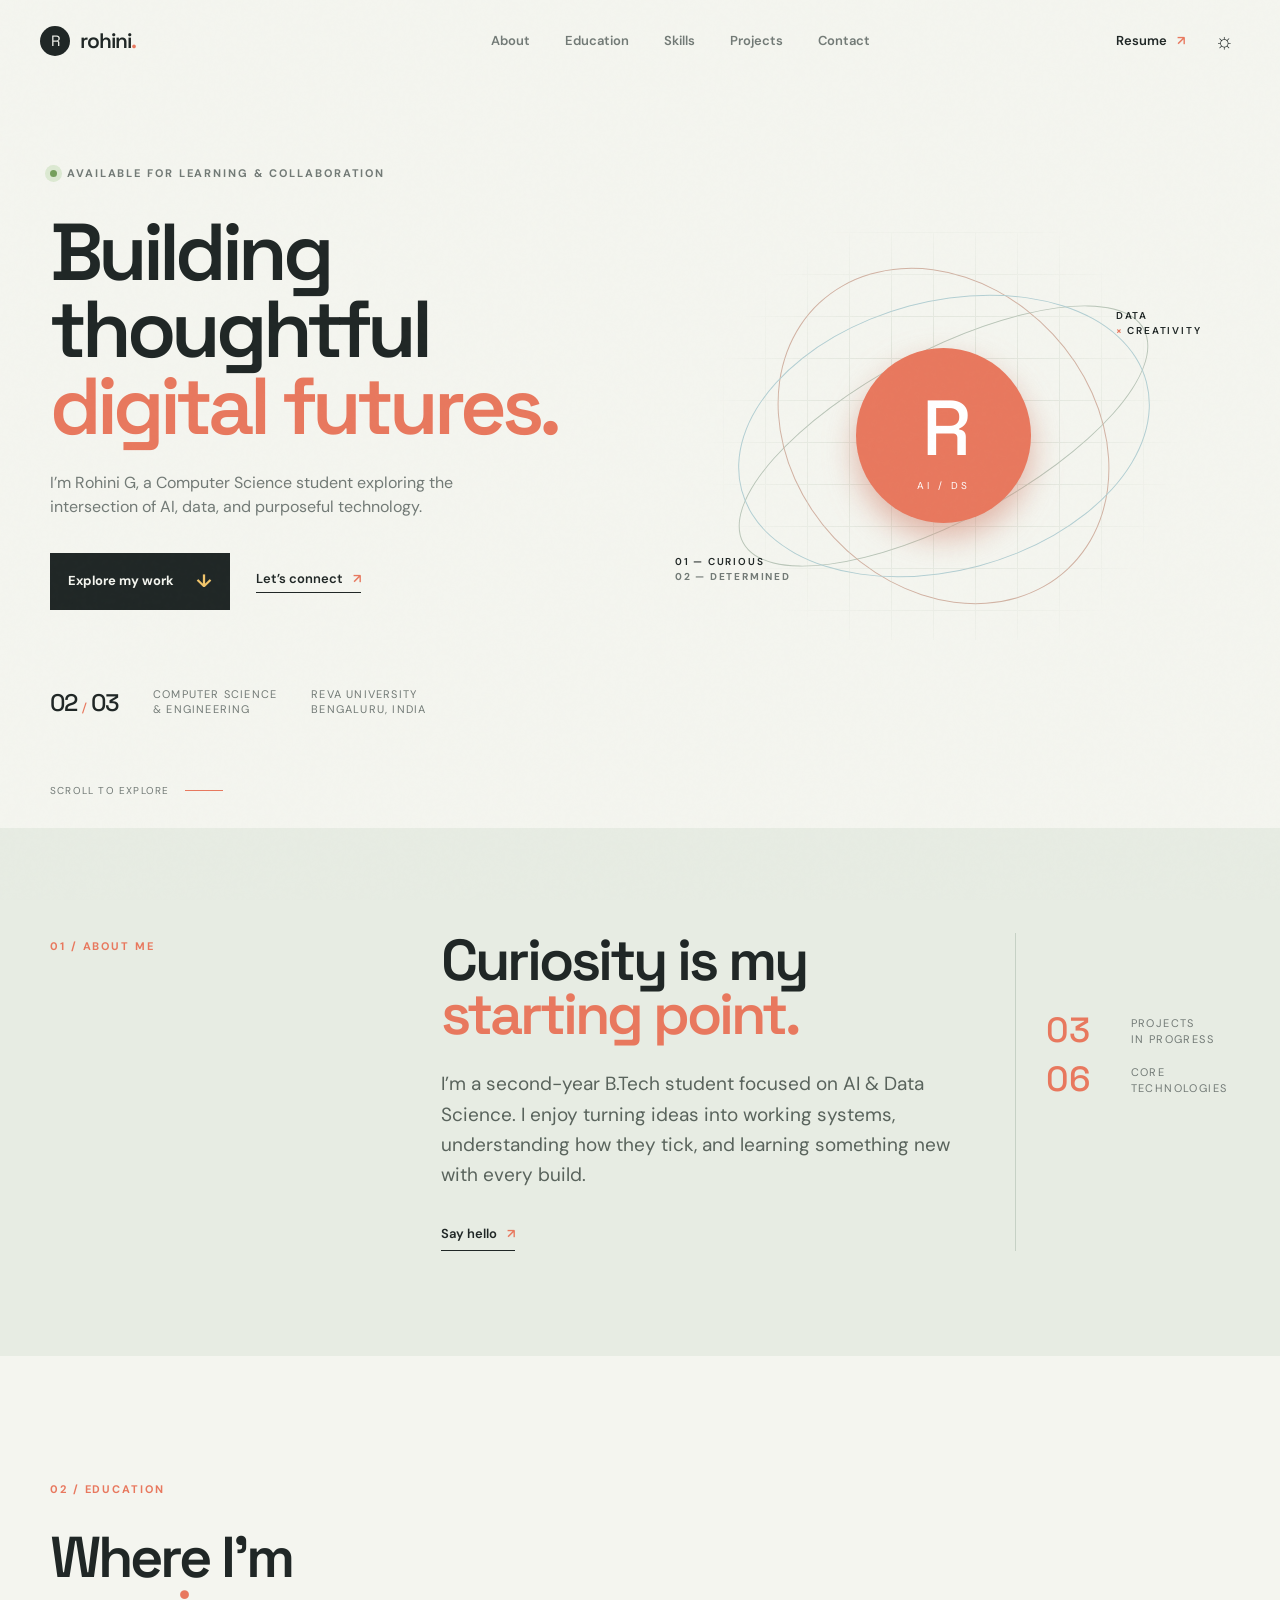
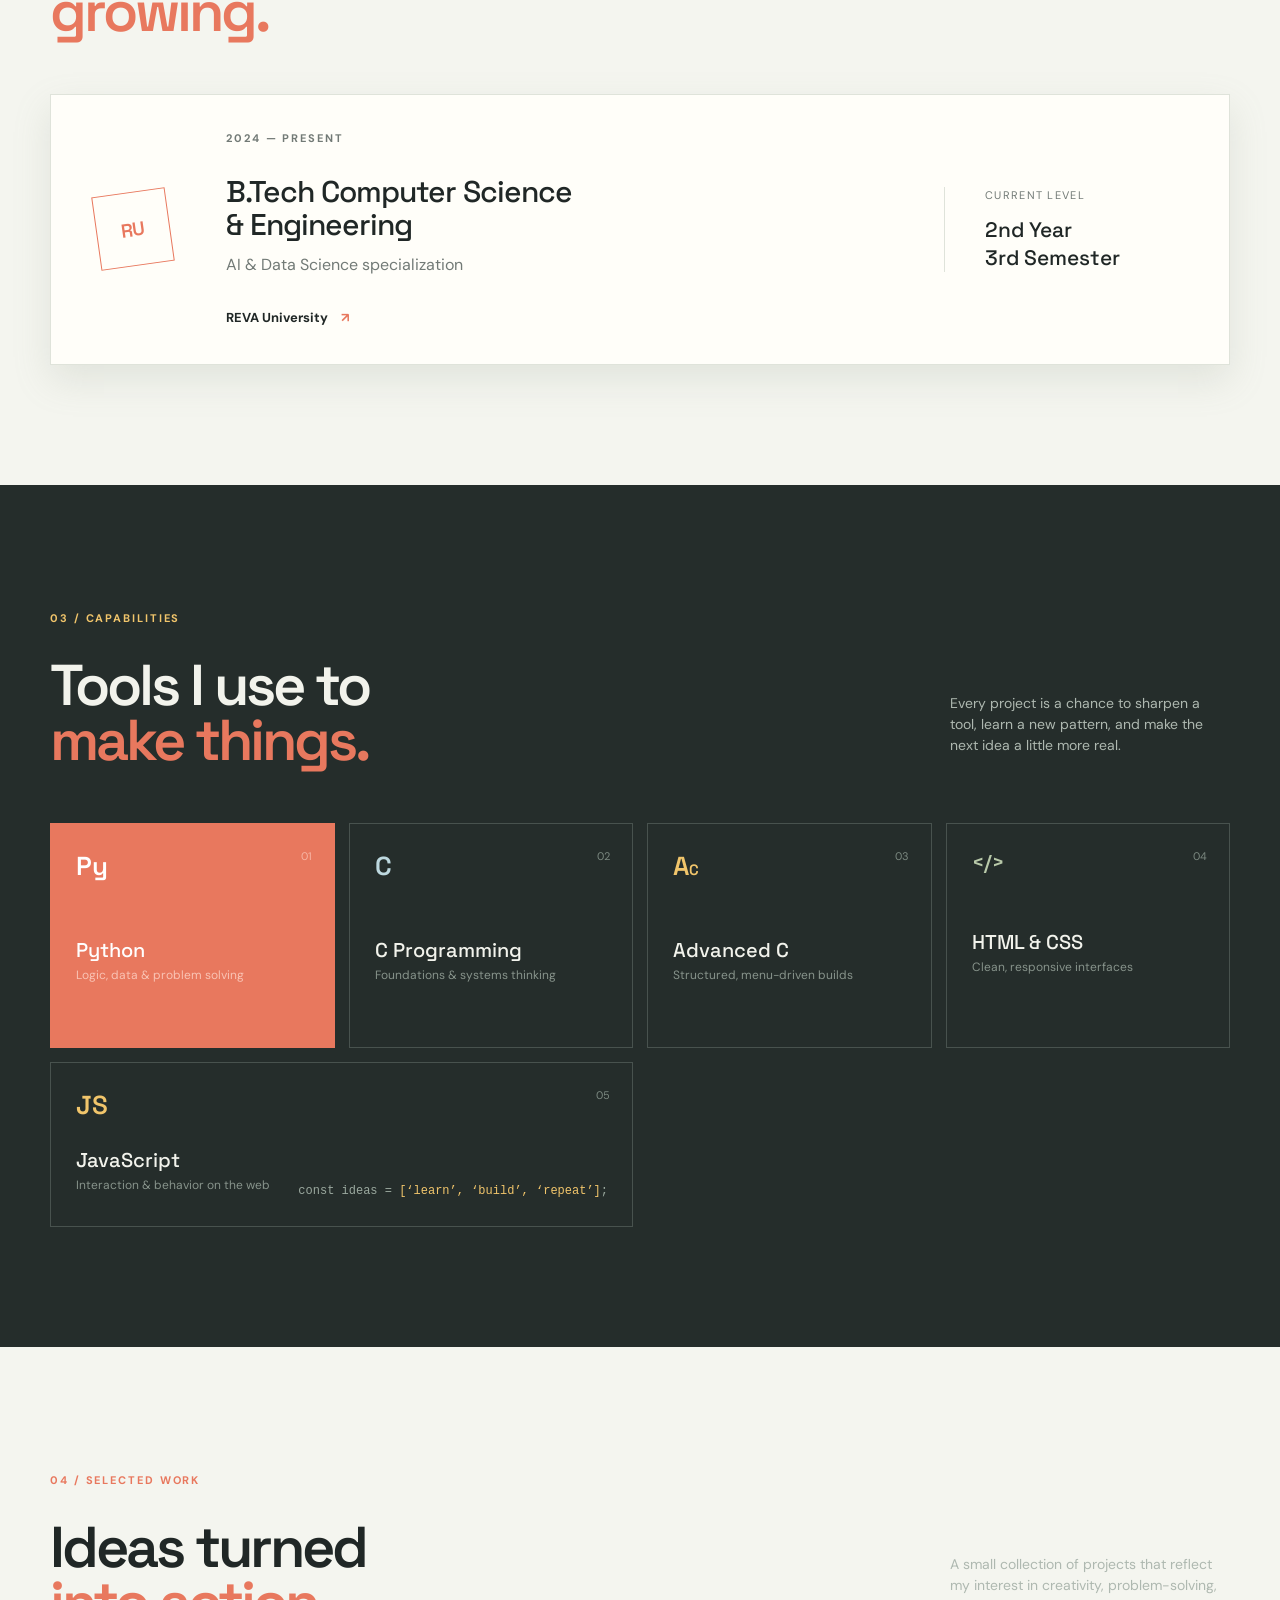
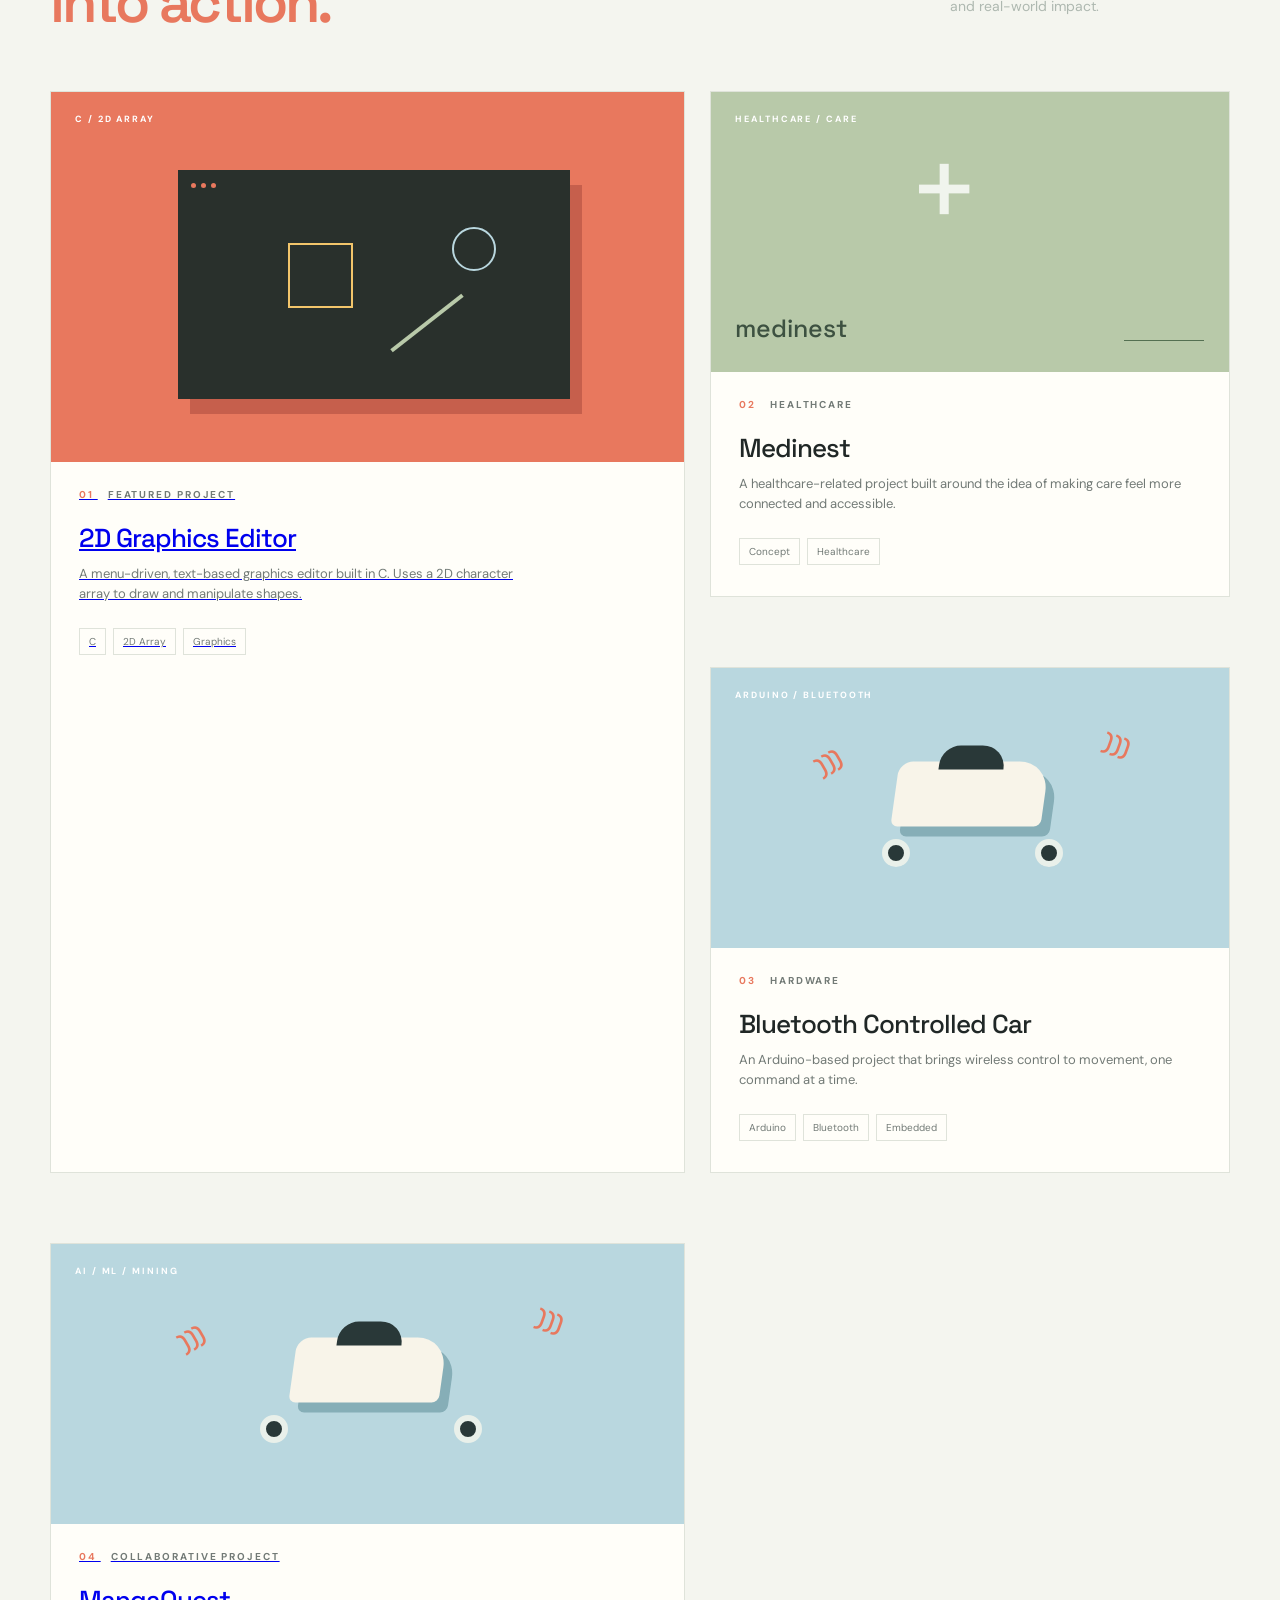
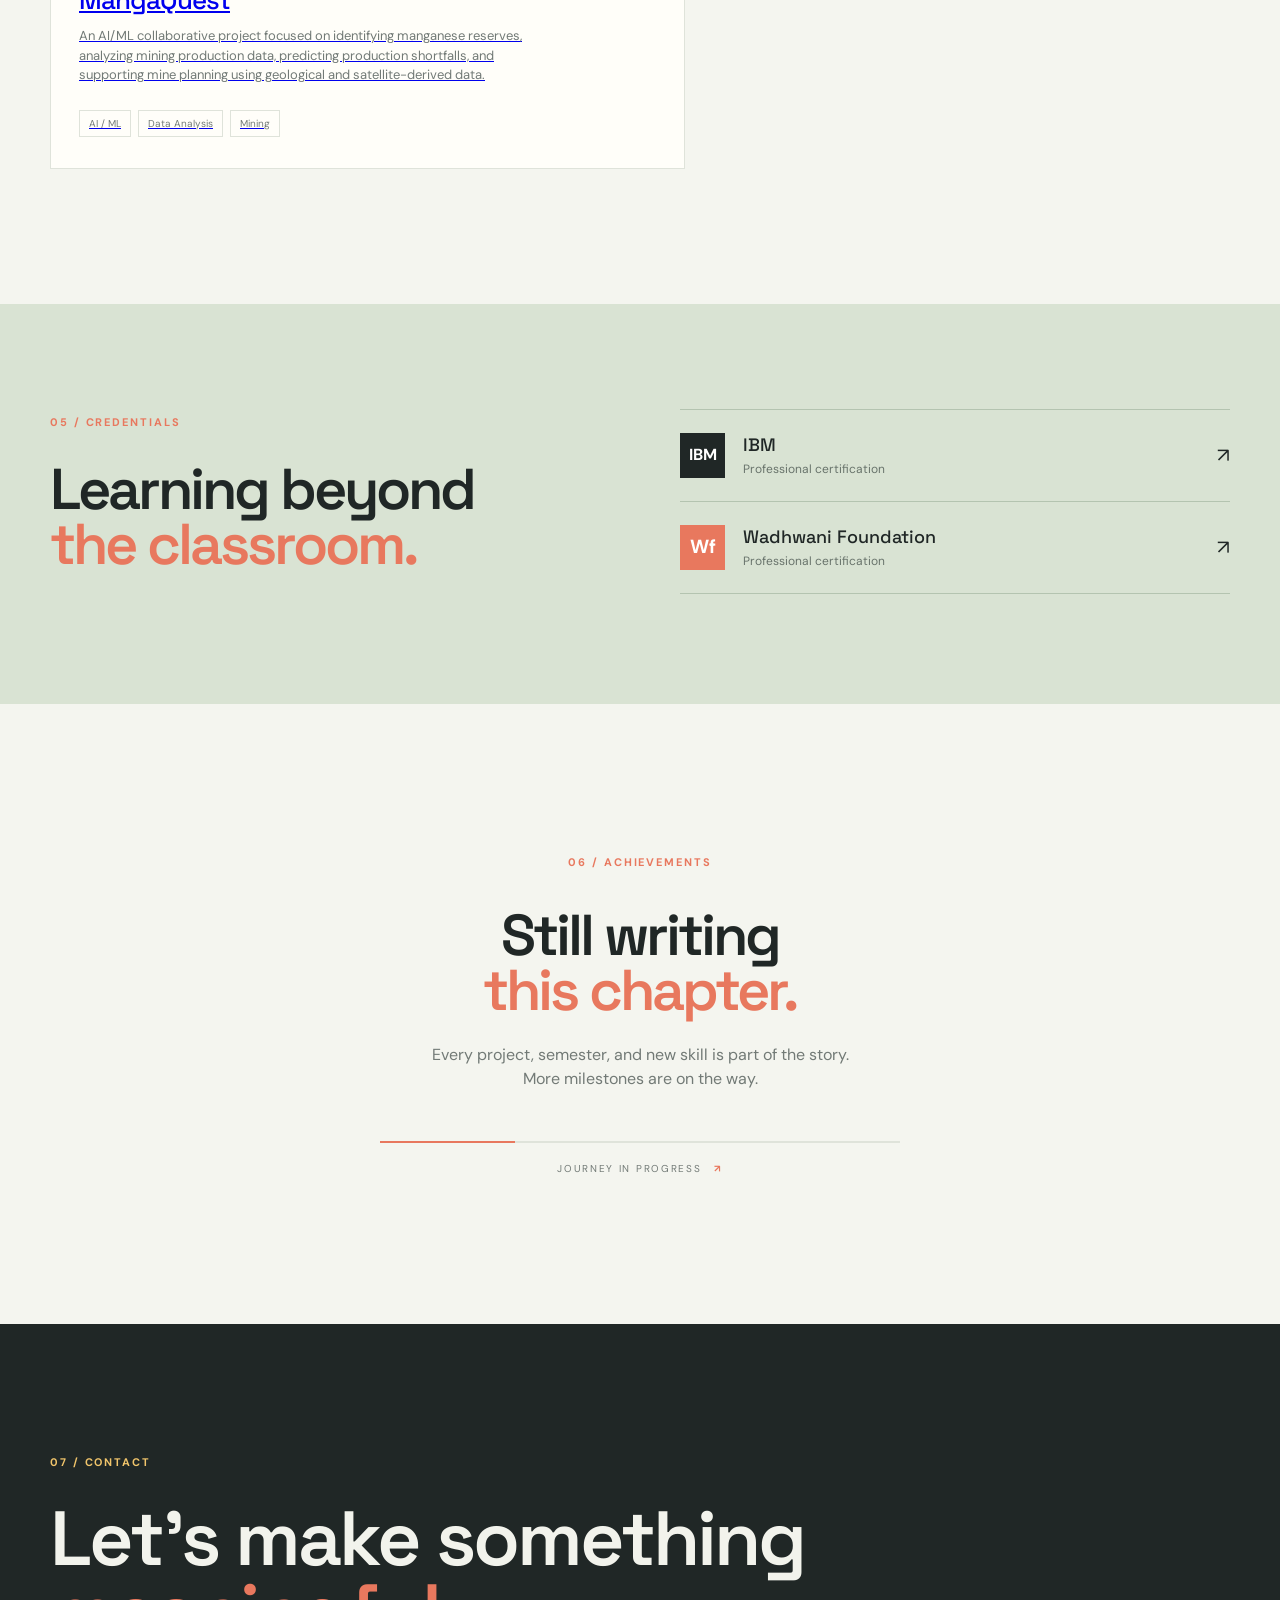
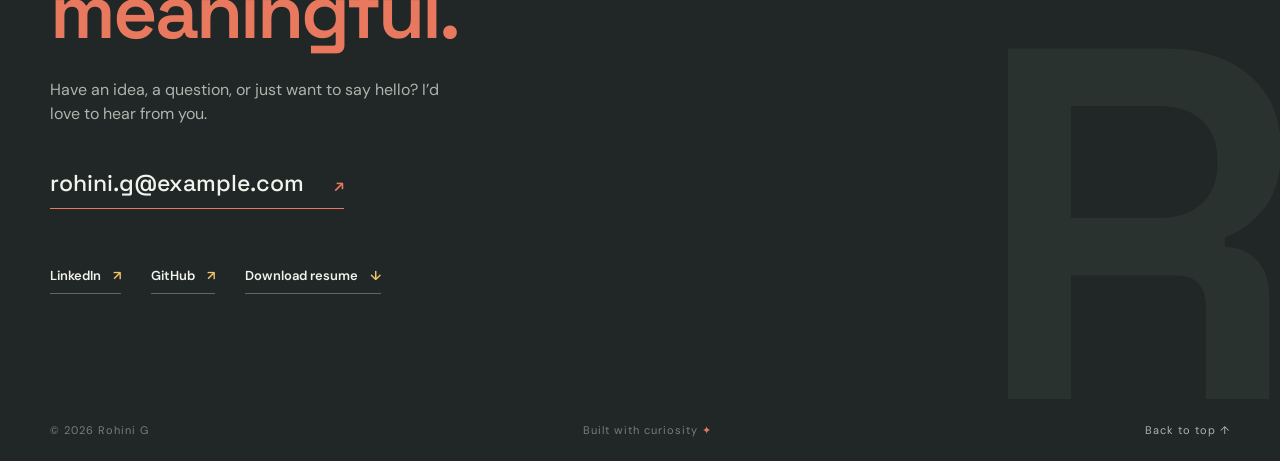
<file: index.html>
<!doctype html>
<html lang="en">
  <head>
    <meta charset="UTF-8" />
    <meta name="viewport" content="width=device-width, initial-scale=1.0" />
    <meta name="description" content="Rohini G - Computer Science and Engineering student specializing in AI & Data Science." />
    <title>Rohini G | AI & Data Science Student</title>
    <link rel="preconnect" href="https://fonts.googleapis.com" />
    <link rel="preconnect" href="https://fonts.gstatic.com" crossorigin />
    <link href="https://fonts.googleapis.com/css2?family=DM+Sans:wght@400;500;600;700&family=Space+Grotesk:wght@400;500;600;700&display=swap" rel="stylesheet" />
    <link rel="stylesheet" href="style.css" />
  </head>
  <body>
    <div class="site-noise" aria-hidden="true"></div>
    <header class="site-header">
      <a class="brand" href="#home" aria-label="Rohini G home"><span>R</span><strong>rohini<span>.</span></strong></a>
      <nav class="desktop-nav" aria-label="Primary navigation">
        <a href="#about">About</a><a href="#education">Education</a><a href="#skills">Skills</a><a href="#projects">Projects</a><a href="#contact">Contact</a>
      </nav>
      <div class="header-actions">
        <a class="resume-link" href="Rohini_G_Resume.html" download>Resume <span>↗</span></a>
        <button class="theme-toggle" type="button" aria-label="Toggle dark mode" title="Toggle theme"><span class="sun">☼</span><span class="moon">◐</span></button>
        <button class="menu-toggle" type="button" aria-label="Open menu" aria-expanded="false"><i></i><i></i></button>
      </div>
    </header>

    <main>
      <section class="hero section-shell" id="home">
        <div class="hero-copy reveal">
          <p class="eyebrow"><span class="pulse-dot"></span> Available for learning & collaboration</p>
          <h1>Building thoughtful<br /><em>digital futures.</em></h1>
          <p class="hero-intro">I’m Rohini G, a Computer Science student exploring the intersection of AI, data, and purposeful technology.</p>
          <div class="hero-actions"><a class="button button-primary" href="#projects">Explore my work <span>↓</span></a><a class="text-link" href="#contact">Let’s connect <span>↗</span></a></div>
          <div class="hero-meta"><span>02<span class="slash">/</span>03</span><span>Computer Science<br />& Engineering</span><span>REVA University<br />Bengaluru, India</span></div>
        </div>
        <div class="hero-art reveal reveal-delay" aria-label="Abstract AI data visualization" role="img">
          <div class="art-orbit orbit-one"></div><div class="art-orbit orbit-two"></div><div class="art-orbit orbit-three"></div>
          <div class="art-core"><span>R</span><small>AI / DS</small></div>
          <div class="art-label label-top">DATA<br /><b>×</b> CREATIVITY</div><div class="art-label label-bottom">01 — CURIOUS<br /><b>02 — DETERMINED</b></div>
          <div class="art-grid"></div>
        </div>
        <a class="scroll-cue" href="#about"><span>Scroll to explore</span><i></i></a>
      </section>

      <section class="intro-band" id="about"><div class="section-shell intro-grid reveal"><p class="section-kicker">01 / About me</p><div><h2>Curiosity is my<br /><em>starting point.</em></h2><p class="large-copy">I’m a second-year B.Tech student focused on AI & Data Science. I enjoy turning ideas into working systems, understanding how they tick, and learning something new with every build.</p><a class="arrow-link" href="#contact">Say hello <span>↗</span></a></div><div class="stat-block"><strong>03</strong><span>Projects<br />in progress</span><strong>06</strong><span>Core<br />technologies</span></div></div></section>

      <section class="content-section section-shell" id="education"><div class="section-heading reveal"><p class="section-kicker">02 / Education</p><h2>Where I’m<br /><em>growing.</em></h2></div><div class="education-card reveal"><div class="edu-mark">RU</div><div class="edu-main"><p class="card-label">2024 — Present</p><h3>B.Tech Computer Science<br />& Engineering</h3><p>AI & Data Science specialization</p><span class="university">REVA University <b>↗</b></span></div><div class="edu-side"><span>Current level</span><strong>2nd Year<br />3rd Semester</strong></div></div></section>

      <section class="content-section skills-section" id="skills"><div class="section-shell"><div class="section-heading split-heading reveal"><div><p class="section-kicker">03 / Capabilities</p><h2>Tools I use to<br /><em>make things.</em></h2></div><p>Every project is a chance to sharpen a tool, learn a new pattern, and make the next idea a little more real.</p></div><div class="skills-grid reveal"><div class="skill-card featured"><span class="skill-number">01</span><div class="skill-icon">Py</div><h3>Python</h3><p>Logic, data & problem solving</p></div><div class="skill-card"><span class="skill-number">02</span><div class="skill-icon dark">C</div><h3>C Programming</h3><p>Foundations & systems thinking</p></div><div class="skill-card"><span class="skill-number">03</span><div class="skill-icon">A<span>C</span></div><h3>Advanced C</h3><p>Structured, menu-driven builds</p></div><div class="skill-card"><span class="skill-number">04</span><div class="skill-icon markup">&lt;/&gt;</div><h3>HTML & CSS</h3><p>Clean, responsive interfaces</p></div><div class="skill-card wide"><span class="skill-number">05</span><div class="skill-icon yellow">JS</div><h3>JavaScript</h3><p>Interaction & behavior on the web</p><div class="mini-code">const ideas = <span>[‘learn’, ‘build’, ‘repeat’]</span>;</div></div></div></div></section>

      <section class="content-section section-shell projects-section" id="projects"><div class="section-heading split-heading reveal"><div><p class="section-kicker">04 / Selected work</p><h2>Ideas turned<br /><em>into action.</em></h2></div><p>A small collection of projects that reflect my interest in creativity, problem-solving, and real-world impact.</p></div><div class="projects-grid"><a href="https://github.com/rohinigogula149-byte/2D-Graphic-Editor-Code"
   target="_blank"
   rel="noopener noreferrer"
   class="project-card project-coral reveal"><div class="project-visual graphics-visual"><span class="visual-tag">C / 2D ARRAY</span><div class="canvas-window"><i></i><i></i><i></i><div class="drawn-shape shape-square"></div><div class="drawn-shape shape-line"></div><div class="drawn-shape shape-circle"></div></div></div><div class="project-body"><div class="project-index">01 <span>Featured project</span></div><h3>2D Graphics Editor</h3><p>A menu-driven, text-based graphics editor built in C. Uses a 2D character array to draw and manipulate shapes.</p><div class="tag-row"><span>C</span><span>2D Array</span><span>Graphics</span></div></div></a><article class="project-card project-sage reveal reveal-delay"><div class="project-visual medinest-visual"><span class="visual-tag">HEALTHCARE / CARE</span><div class="medinest-symbol">+</div><span class="medinest-name">medinest</span><div class="medinest-line"></div></div><div class="project-body"><div class="project-index">02 <span>Healthcare</span></div><h3>Medinest</h3><p>A healthcare-related project built around the idea of making care feel more connected and accessible.</p><div class="tag-row"><span>Concept</span><span>Healthcare</span></div></div></article><article class="project-card project-blue reveal"><div class="project-visual car-visual"><span class="visual-tag">ARDUINO / BLUETOOTH</span><div class="car-scene"><div class="car-body"></div><div class="car-wheel left"></div><div class="car-wheel right"></div><div class="signal s1">)))</div><div class="signal s2">)))</div></div></div><div class="project-body"><div class="project-index">03 <span>Hardware</span></div><h3>Bluetooth Controlled Car</h3><p>An Arduino-based project that brings wireless control to movement, one command at a time.</p><div class="tag-row"><span>Arduino</span><span>Bluetooth</span><span>Embedded</span></div></div></article><a href="https://github.com/varshashreen2007-cmd/ManganQuest"
   target="_blank"
   rel="noopener noreferrer"
   class="project-card project-blue reveal">

  <div class="project-visual car-visual">
    <span class="visual-tag">AI / ML / MINING</span>

    <div class="car-scene">
      <div class="car-body"></div>
      <div class="car-wheel left"></div>
      <div class="car-wheel right"></div>
      <div class="signal s1">)))</div>
      <div class="signal s2">)))</div>
    </div>
  </div>

  <div class="project-body">
    <div class="project-index">04 <span>Collaborative Project</span></div>

    <h3>MangaQuest</h3>

    <p>
      An AI/ML collaborative project focused on identifying manganese reserves, analyzing mining production data, predicting production
      shortfalls, and supporting mine planning using geological and
      satellite-derived data.
    </p>

    <div class="tag-row">
      <span>AI / ML</span>
      <span>Data Analysis</span>
      <span>Mining</span>
    </div>
  </div>

</a>
</div></section>

      <section class="credentials-band" id="certifications"><div class="section-shell credential-grid reveal"><div><p class="section-kicker">05 / Credentials</p><h2>Learning beyond<br /><em>the classroom.</em></h2></div><div class="credential-list"><div class="credential-row"><span class="credential-logo ibm">IBM</span><div><h3>IBM</h3><p>Professional certification</p></div><span class="credential-arrow">↗</span></div><div class="credential-row"><span class="credential-logo wf">Wf</span><div><h3>Wadhwani Foundation</h3><p>Professional certification</p></div><span class="credential-arrow">↗</span></div></div></div></section>

      <section class="content-section achievements-section section-shell" id="achievements"><div class="achievements-inner reveal"><p class="section-kicker">06 / Achievements</p><h2>Still writing<br /><em>this chapter.</em></h2><p>Every project, semester, and new skill is part of the story. More milestones are on the way.</p><div class="progress-line"><span></span></div><small>Journey in progress <b>↗</b></small></div></section>

      <section class="contact-section" id="contact"><div class="section-shell contact-inner reveal"><p class="section-kicker">07 / Contact</p><h2>Let’s make something<br /><em>meaningful.</em></h2><p>Have an idea, a question, or just want to say hello? I’d love to hear from you.</p><a class="email-link" href="mailto:rohini.g@example.com">rohini.g@example.com <span>↗</span></a><div class="contact-links"><a href="https://www.linkedin.com" target="_blank" rel="noreferrer">LinkedIn <span>↗</span></a><a href="https://github.com" target="_blank" rel="noreferrer">GitHub <span>↗</span></a><a href="Rohini_G_Resume.html" download>Download resume <span>↓</span></a></div></div></section>
    </main>
    <footer class="site-footer"><div class="section-shell"><span>© 2026 Rohini G</span><span>Built with curiosity <i>✦</i></span><a href="#home">Back to top ↑</a></div></footer>
    <script src="script.js"></script>
  </body>
</html>
</file>
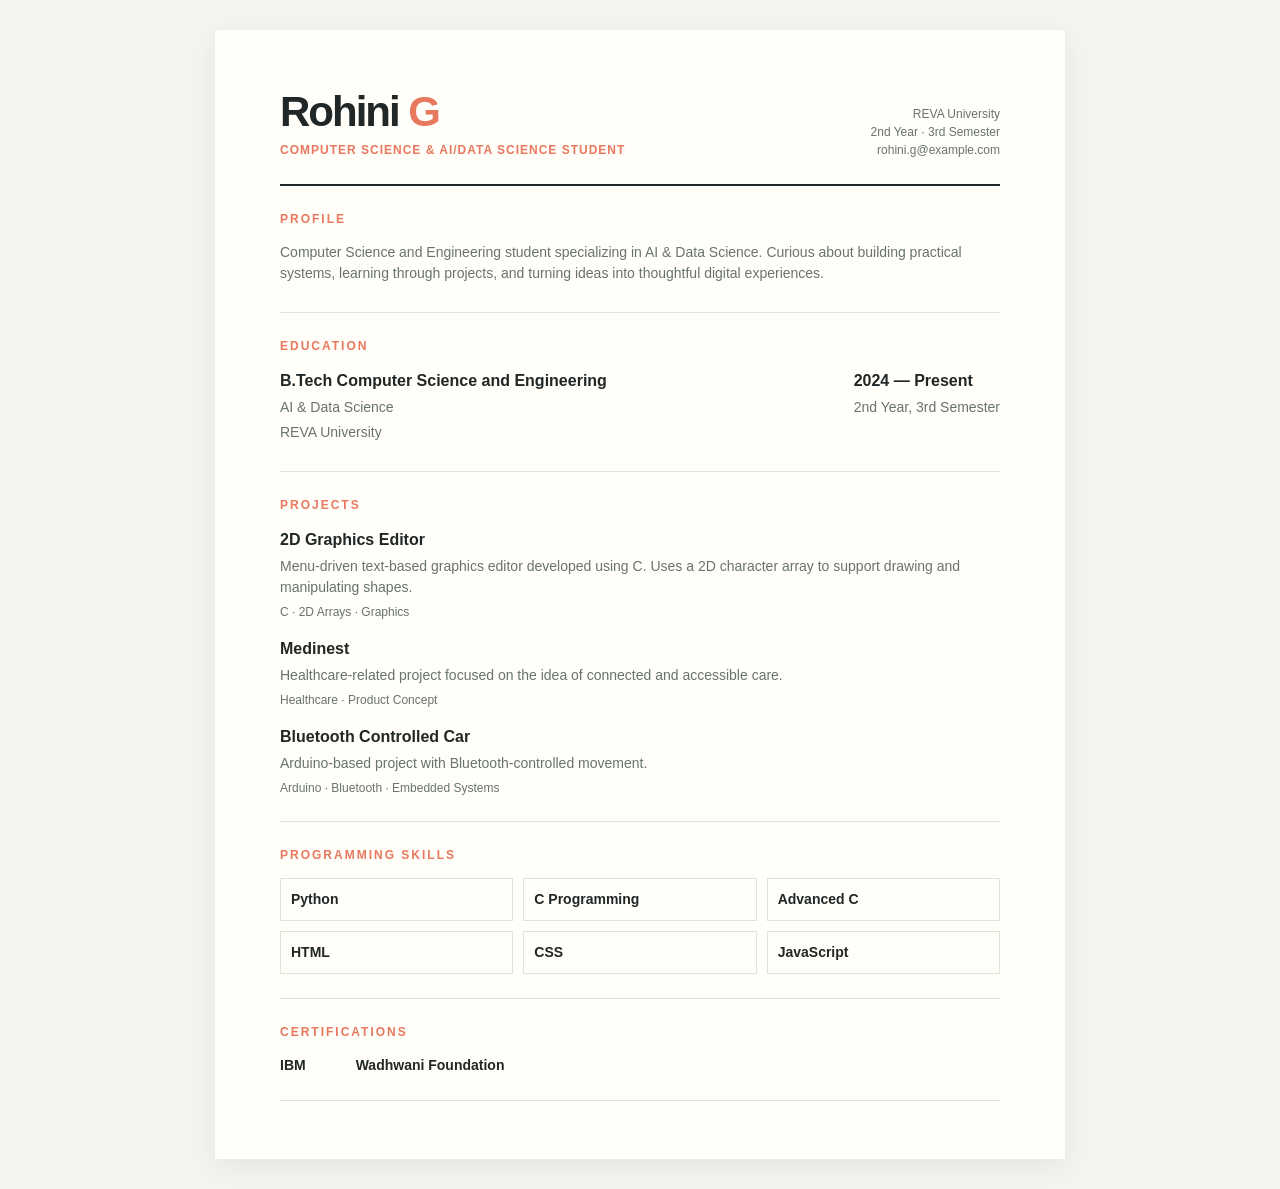
<file: Rohini_G_Resume.html>
<!doctype html>
<html lang="en"><head><meta charset="UTF-8"><meta name="viewport" content="width=device-width,initial-scale=1"><title>Rohini G | Resume</title><style>:root{--ink:#202726;--coral:#e8785e;--muted:#69736d;--line:#dfe3da}*{box-sizing:border-box}body{margin:0;color:var(--ink);font:14px/1.5 Arial,sans-serif;background:#f4f5ef}.page{max-width:850px;margin:30px auto;background:#fffef9;padding:58px 65px;box-shadow:0 8px 30px #0001}header{border-bottom:2px solid var(--ink);padding-bottom:25px;display:flex;justify-content:space-between;align-items:end}h1{font:700 42px Arial,sans-serif;letter-spacing:-2px;margin:0}h1 span{color:var(--coral)}.subtitle{color:var(--coral);font-weight:bold;letter-spacing:1px;text-transform:uppercase;font-size:12px;margin-top:5px}header aside{text-align:right;color:var(--muted);font-size:12px}section{padding:24px 0;border-bottom:1px solid var(--line)}h2{font-size:12px;text-transform:uppercase;letter-spacing:2px;color:var(--coral);margin:0 0 14px}p{margin:4px 0;color:var(--muted)}.education{display:flex;justify-content:space-between}.education strong,.project strong{color:var(--ink);font-size:16px}.project{margin-bottom:16px}.project:last-child{margin-bottom:0}.project strong{display:block}.tags{color:var(--muted);font-size:12px;margin-top:5px}.skills{display:grid;grid-template-columns:repeat(3,1fr);gap:10px;color:var(--ink);font-weight:bold}.skills span{border:1px solid var(--line);padding:10px}.certs{display:flex;gap:50px;font-weight:bold}@media(max-width:600px){.page{margin:0;padding:35px 25px;box-shadow:none}header{display:block}header aside{text-align:left;margin-top:18px}.skills{grid-template-columns:1fr 1fr}.education{display:block}.education p{margin-bottom:10px}}
</style></head><body><main class="page"><header><div><h1>Rohini <span>G</span></h1><div class="subtitle">Computer Science & AI/Data Science Student</div></div><aside>REVA University<br>2nd Year · 3rd Semester<br>rohini.g@example.com</aside></header><section><h2>Profile</h2><p>Computer Science and Engineering student specializing in AI & Data Science. Curious about building practical systems, learning through projects, and turning ideas into thoughtful digital experiences.</p></section><section><h2>Education</h2><div class="education"><div><strong>B.Tech Computer Science and Engineering</strong><p>AI & Data Science</p><p>REVA University</p></div><div><strong>2024 — Present</strong><p>2nd Year, 3rd Semester</p></div></div></section><section><h2>Projects</h2><div class="project"><strong>2D Graphics Editor</strong><p>Menu-driven text-based graphics editor developed using C. Uses a 2D character array to support drawing and manipulating shapes.</p><div class="tags">C · 2D Arrays · Graphics</div></div><div class="project"><strong>Medinest</strong><p>Healthcare-related project focused on the idea of connected and accessible care.</p><div class="tags">Healthcare · Product Concept</div></div><div class="project"><strong>Bluetooth Controlled Car</strong><p>Arduino-based project with Bluetooth-controlled movement.</p><div class="tags">Arduino · Bluetooth · Embedded Systems</div></div></section><section><h2>Programming Skills</h2><div class="skills"><span>Python</span><span>C Programming</span><span>Advanced C</span><span>HTML</span><span>CSS</span><span>JavaScript</span></div></section><section><h2>Certifications</h2><div class="certs"><span>IBM</span><span>Wadhwani Foundation</span></div></section></main></body></html>
</file>
<file: style.css>
:root{--ink:#202726;--muted:#727a76;--paper:#f4f5ef;--card:#fffef9;--line:#dfe3da;--coral:#e8785e;--sage:#b8c9a9;--blue:#b9d7df;--yellow:#f1c56b;--display:'Space Grotesk',sans-serif;--body:'DM Sans',sans-serif}*{box-sizing:border-box}html{scroll-behavior:smooth}body{margin:0;background:var(--paper);color:var(--ink);font-family:var(--body);font-size:16px;line-height:1.5;transition:background .3s,color .3s}.site-noise{position:fixed;inset:0;pointer-events:none;opacity:.055;z-index:10;background-image:url("data:image/svg+xml,%3Csvg viewBox='0 0 180 180' xmlns='http://www.w3.org/2000/svg'%3E%3Cfilter id='n'%3E%3CfeTurbulence type='fractalNoise' baseFrequency='.9' numOctaves='3' stitchTiles='stitch'/%3E%3C/filter%3E%3Crect width='100%25' height='100%25' filter='url(%23n)' opacity='.25'/%3E%3C/svg%3E")}.section-shell{width:min(1180px,calc(100% - 80px));margin:auto}.site-header{height:82px;display:flex;align-items:center;justify-content:space-between;width:min(1290px,calc(100% - 80px));margin:auto;position:relative;z-index:20}.brand{display:flex;align-items:center;gap:10px;color:var(--ink);text-decoration:none;font-family:var(--display);font-size:21px;letter-spacing:-1px}.brand>span{display:grid;place-items:center;width:30px;height:30px;background:var(--ink);border-radius:50%;color:var(--paper);font-size:15px}.brand strong{font-weight:600}.brand strong span{color:var(--coral)}.desktop-nav{display:flex;gap:35px;margin-left:110px}.desktop-nav a,.resume-link,.text-link,.arrow-link,.contact-links a{color:var(--ink);font-size:13px;text-decoration:none;font-weight:600}.desktop-nav a{color:var(--muted);transition:color .2s}.desktop-nav a:hover{color:var(--coral)}.header-actions{display:flex;align-items:center;gap:24px}.resume-link span,.text-link span,.arrow-link span{color:var(--coral);margin-left:7px}.theme-toggle,.menu-toggle{border:0;background:none;cursor:pointer;color:var(--ink)}.theme-toggle{font-size:21px;display:flex;gap:5px}.theme-toggle .moon{display:none}.menu-toggle{display:none}.hero{min-height:670px;display:grid;grid-template-columns:1.03fr .97fr;align-items:center;position:relative;padding:72px 0 110px}.eyebrow,.section-kicker,.card-label,.project-index,.visual-tag{font-size:11px;letter-spacing:1.9px;text-transform:uppercase;font-weight:700}.eyebrow{color:var(--muted);display:flex;align-items:center;gap:10px}.pulse-dot{height:7px;width:7px;border-radius:50%;background:#75a05c;box-shadow:0 0 0 5px #dce9d2}.hero h1{font:600 clamp(3.7rem,6.3vw,6.3rem)/.96 var(--display);letter-spacing:-5px;margin:32px 0 25px}.hero h1 em,h2 em{font-style:normal;color:var(--coral)}.hero-intro{color:var(--muted);max-width:410px;font-size:16px}.hero-actions{display:flex;align-items:center;gap:26px;margin:34px 0 77px}.button{display:inline-flex;align-items:center;gap:22px;text-decoration:none;font-size:13px;font-weight:700;padding:15px 18px}.button-primary{background:var(--ink);color:var(--paper)}.button-primary span{font-size:18px;color:var(--yellow)}.text-link{border-bottom:1px solid var(--ink);padding-bottom:4px}.hero-meta{display:flex;gap:34px;color:var(--muted);font-size:11px;line-height:1.4;text-transform:uppercase;letter-spacing:1.2px}.hero-meta>span:first-child{font:500 24px var(--display);color:var(--ink);letter-spacing:-1px}.slash{color:var(--coral);font-size:12px;margin:0 5px}.hero-art{height:510px;position:relative;display:grid;place-items:center}.art-grid{position:absolute;inset:10% 4%;background-image:linear-gradient(#cbd3c6 1px,transparent 1px),linear-gradient(90deg,#cbd3c6 1px,transparent 1px);background-size:42px 42px;opacity:.55;mask-image:radial-gradient(circle,black 20%,transparent 72%)}.art-orbit{position:absolute;border:1px solid #bac6b9;border-radius:50%;transform:rotate(-28deg)}.orbit-one{width:455px;height:170px}.orbit-two{width:365px;height:300px;transform:rotate(47deg);border-color:#d2b3a4}.orbit-three{width:270px;height:420px;transform:rotate(75deg);border-color:#b3cfd3}.art-core{width:175px;height:175px;background:var(--coral);border-radius:50%;display:grid;place-items:center;align-content:center;color:white;z-index:2;box-shadow:0 14px 30px #d69583aa}.art-core span{font:500 78px var(--display);letter-spacing:-6px}.art-core small{font-size:10px;letter-spacing:3px}.art-label{position:absolute;z-index:3;font:600 10px/1.5 var(--body);letter-spacing:1.8px}.art-label b{color:var(--coral)}.label-top{right:5%;top:25%}.label-bottom{left:3%;bottom:21%}.label-bottom b{color:var(--muted)}.scroll-cue{position:absolute;bottom:30px;left:0;text-decoration:none;color:var(--muted);font-size:10px;letter-spacing:1.2px;text-transform:uppercase;display:flex;gap:16px;align-items:center}.scroll-cue i{width:38px;border-top:1px solid var(--coral)}.intro-band,.credentials-band{background:#e7ece3;padding:105px 0}.intro-grid{display:grid;grid-template-columns:1fr 1.55fr .65fr;gap:60px}.section-kicker{color:var(--coral);margin:5px 0 32px}.intro-grid h2,.section-heading h2,.credential-grid h2,.achievements-inner h2,.contact-inner h2{font:600 clamp(2.5rem,4.5vw,4.5rem)/.95 var(--display);letter-spacing:-3px;margin:0 0 27px}.large-copy{font-size:19px;line-height:1.6;max-width:580px;color:#59635c}.arrow-link{display:inline-block;margin-top:14px;border-bottom:1px solid var(--ink);padding-bottom:7px}.stat-block{display:grid;grid-template-columns:1fr 1.4fr;align-content:start;gap:5px 14px;padding-top:75px;border-left:1px solid #c6d1c5;padding-left:30px}.stat-block strong{font:500 35px var(--display);color:var(--coral)}.stat-block span{font-size:11px;text-transform:uppercase;letter-spacing:1.4px;color:var(--muted);padding-top:7px}.content-section{padding:120px 0}.section-heading{margin-bottom:55px}.section-heading h2{margin-bottom:0}.education-card{background:var(--card);border:1px solid var(--line);display:grid;grid-template-columns:130px 1fr 240px;min-height:250px;align-items:center;padding:35px 45px;box-shadow:0 15px 35px #8d9b8830}.edu-mark{width:74px;height:74px;border:1px solid var(--coral);display:grid;place-items:center;font:600 19px var(--display);color:var(--coral);transform:rotate(-8deg)}.card-label{color:var(--muted);margin:0 0 14px}.edu-main h3{font:500 30px/1.1 var(--display);letter-spacing:-1px;margin:0 0 12px}.edu-main>p{color:var(--muted);margin:0 0 28px}.university{font-weight:700;font-size:13px}.university b{color:var(--coral);margin-left:10px}.edu-side{border-left:1px solid var(--line);padding-left:40px}.edu-side span{display:block;font-size:11px;letter-spacing:1.3px;text-transform:uppercase;color:var(--muted);margin-bottom:12px}.edu-side strong{font:500 21px/1.3 var(--display)}.skills-section{background:#252d2b;color:#f2f3ec}.skills-section .section-kicker{color:var(--yellow)}.split-heading{display:flex;justify-content:space-between;align-items:end}.split-heading>p{max-width:280px;color:#aeb8b0;font-size:14px;margin:0 0 12px}.skills-grid{display:grid;grid-template-columns:repeat(4,1fr);gap:14px}.skill-card{min-height:225px;border:1px solid #48524e;padding:25px;position:relative;transition:transform .25s,background .25s}.skill-card:hover{transform:translateY(-7px);background:#303a36}.skill-card.featured{background:var(--coral);border-color:var(--coral);color:#fff}.skill-card.wide{grid-column:span 2;min-height:165px}.skill-number{position:absolute;right:22px;top:24px;color:#7c8981;font-size:11px}.featured .skill-number{color:#f7b5a4}.skill-icon{font:600 26px var(--display);color:var(--yellow);margin-bottom:54px}.featured .skill-icon{color:white}.skill-icon span{font-size:15px}.skill-icon.dark{color:#bdd8df}.skill-icon.markup{font-size:20px;color:#b8c9a9}.skill-icon.yellow{color:var(--yellow)}.skill-card h3{font:500 20px var(--display);margin:0 0 3px}.skill-card p{color:#87938b;margin:0;font-size:12px}.featured p{color:#f9c3b4}.wide .skill-icon{display:inline-block;margin-bottom:25px}.mini-code{position:absolute;right:24px;bottom:28px;font:12px monospace;color:#9aa89e}.mini-code span{color:var(--yellow)}.projects-section{padding-bottom:135px}.projects-section .split-heading{margin-bottom:62px}.projects-grid{display:grid;grid-template-columns:1.1fr .9fr;gap:70px 25px}.project-card{background:var(--card);border:1px solid var(--line);transition:transform .3s,box-shadow .3s}.project-card:hover{transform:translateY(-8px);box-shadow:0 18px 30px #89948929}.project-card:first-child{grid-row:span 2}.project-visual{height:280px;position:relative;overflow:hidden}.project-coral .project-visual{background:var(--coral)}.project-sage .project-visual{background:var(--sage)}.project-blue .project-visual{background:var(--blue)}.project-card:first-child .project-visual{height:370px}.visual-tag{position:absolute;top:21px;left:24px;color:#fff;font-size:9px}.canvas-window{position:absolute;background:#29302c;width:62%;height:62%;top:21%;left:20%;box-shadow:12px 15px 0 #c65f4c}.canvas-window i{display:inline-block;width:5px;height:5px;background:#e8785e;border-radius:50%;margin:13px 0 0 5px}.canvas-window i:first-child{margin-left:13px}.drawn-shape{position:absolute;border:2px solid #f2c56b}.shape-square{width:65px;height:65px;left:28%;top:32%}.shape-line{width:90px;left:52%;top:66%;transform:rotate(-38deg);border-color:#b8c9a9}.shape-circle{width:44px;height:44px;border-radius:50%;right:19%;top:25%;border-color:#b9d7df}.medinest-symbol{font:400 120px/1 var(--display);color:#fff;position:absolute;left:45%;top:35%;transform:translate(-50%,-50%);opacity:.8}.medinest-name{position:absolute;left:24px;bottom:28px;font:500 25px var(--display);color:#3d5141}.medinest-line{position:absolute;width:80px;border-top:1px solid #547052;bottom:31px;right:25px}.car-scene{position:absolute;inset:0}.car-body{position:absolute;width:150px;height:65px;border-radius:14px 30px 7px 7px;background:#f8f4e9;left:50%;top:45%;transform:translate(-50%,-50%) skew(-8deg);box-shadow:10px 10px #86aeb7}.car-body:after{content:'';position:absolute;width:65px;height:24px;background:#293838;left:40px;top:-16px;border-radius:20px 25px 0 0}.car-wheel{position:absolute;width:28px;height:28px;background:#293838;border-radius:50%;top:61%;border:6px solid #e9f0ea}.car-wheel.left{left:33%}.car-wheel.right{right:32%}.signal{position:absolute;color:#e8785e;font:bold 22px var(--display);transform:rotate(-30deg)}.s1{left:20%;top:28%}.s2{right:19%;top:22%;transform:rotate(20deg)}.project-body{padding:25px 28px 31px}.project-index{color:var(--coral);font-size:10px}.project-index span{color:var(--muted);margin-left:10px}.project-body h3{font:500 26px var(--display);letter-spacing:-1px;margin:19px 0 9px}.project-body p{color:var(--muted);font-size:13px;max-width:450px;margin:0 0 25px}.tag-row{display:flex;gap:7px;flex-wrap:wrap}.tag-row span{border:1px solid var(--line);padding:5px 9px;font-size:10px;color:var(--muted)}.credentials-band{background:#d9e3d3}.credential-grid{display:grid;grid-template-columns:1fr 1fr;gap:80px}.credential-list{border-top:1px solid #b4c4b0}.credential-row{display:flex;align-items:center;gap:18px;padding:23px 0;border-bottom:1px solid #b4c4b0}.credential-logo{width:45px;height:45px;display:grid;place-items:center;background:#202726;color:white;font-weight:700}.credential-logo.wf{background:#e8785e;font-size:19px}.credential-row h3{font:500 18px var(--display);margin:0}.credential-row p{font-size:12px;color:#68736b;margin:4px 0 0}.credential-arrow{margin-left:auto;font-size:20px}.achievements-section{padding-top:145px;padding-bottom:145px}.achievements-inner{max-width:770px;margin:auto;text-align:center}.achievements-inner .section-kicker{margin-bottom:38px}.achievements-inner h2{margin-bottom:25px}.achievements-inner>p:not(.section-kicker){color:var(--muted);max-width:440px;margin:0 auto 50px}.progress-line{height:2px;background:var(--line);position:relative;margin:0 auto 12px;max-width:520px}.progress-line span{position:absolute;left:0;top:0;width:26%;height:2px;background:var(--coral)}.achievements-inner small{font-size:10px;text-transform:uppercase;letter-spacing:1.7px;color:var(--muted)}.achievements-inner small b{color:var(--coral);margin-left:8px}.contact-section{background:var(--ink);color:#f2f3ec;padding:125px 0 105px;position:relative;overflow:hidden}.contact-section:after{content:'R';position:absolute;font:600 33rem/1 var(--display);color:#29322f;right:-25px;bottom:-100px;z-index:0}.contact-inner{position:relative;z-index:1}.contact-inner .section-kicker{color:var(--yellow)}.contact-inner h2{font-size:clamp(3.2rem,6vw,6rem);margin-bottom:30px}.contact-inner>p:not(.section-kicker){color:#aab6ad;max-width:390px}.email-link{display:inline-block;color:#f2f3ec;text-decoration:none;border-bottom:1px solid var(--coral);padding-bottom:10px;margin:26px 0 57px;font:500 23px var(--display)}.email-link span{color:var(--coral);font-size:17px;margin-left:24px}.contact-links{display:flex;gap:30px}.contact-links a{color:#f2f3ec;border-bottom:1px solid #5d6861;padding-bottom:7px}.contact-links a span{color:var(--yellow);margin-left:9px}.site-footer{background:#202726;color:#758079;padding:23px 0;font-size:11px;letter-spacing:1px}.site-footer .section-shell{display:flex;justify-content:space-between}.site-footer a{color:#aab6ad;text-decoration:none}.site-footer i{color:var(--coral);font-style:normal}.reveal{opacity:0;transform:translateY(22px);transition:opacity .7s ease,transform .7s ease}.reveal.visible{opacity:1;transform:none}.reveal-delay{transition-delay:.18s}@media(max-width:800px){.section-shell,.site-header{width:calc(100% - 40px)}.site-header{height:70px}.desktop-nav{display:none}.header-actions{gap:16px}.menu-toggle{display:block;width:28px}.menu-toggle i{display:block;border-top:2px solid var(--ink);margin:6px 0}.desktop-nav.open{display:flex;position:absolute;top:70px;left:0;right:0;margin:0;padding:22px 20px;background:var(--card);box-shadow:0 10px 20px #00000015;flex-direction:column;gap:16px}.hero{display:flex;flex-direction:column;align-items:stretch;padding:70px 0 110px;min-height:auto}.hero h1{font-size:clamp(3.2rem,14vw,5rem);letter-spacing:-3px}.hero-art{height:370px;order:2;margin-top:25px}.orbit-one{width:330px;height:140px}.orbit-two{width:280px;height:220px}.orbit-three{width:205px;height:310px}.art-core{width:140px;height:140px}.art-core span{font-size:60px}.scroll-cue{bottom:35px}.intro-grid,.credential-grid{grid-template-columns:1fr;gap:20px}.stat-block{grid-template-columns:70px 1fr 70px 1fr;padding:25px 0 0;border-left:0;border-top:1px solid #c6d1c5;margin-top:20px}.stat-block strong{font-size:28px}.content-section{padding:85px 0}.education-card{grid-template-columns:75px 1fr;padding:25px 20px;gap:20px}.edu-side{grid-column:2;border-left:0;border-top:1px solid var(--line);padding:20px 0 0}.split-heading{display:block}.split-heading>p{margin-top:22px}.skills-grid{grid-template-columns:1fr 1fr}.skill-card.wide{grid-column:span 2}.projects-grid{grid-template-columns:1fr;gap:28px}.project-card:first-child{grid-row:auto}.project-card:first-child .project-visual,.project-visual{height:260px}.credential-grid{gap:35px}.achievements-section{padding:90px 0}.contact-section{padding:90px 0}.contact-links{flex-wrap:wrap;gap:20px}.site-footer .section-shell{gap:14px;flex-wrap:wrap}.resume-link{display:none}}@media(max-width:460px){.hero-actions{align-items:flex-start;flex-direction:column;gap:20px;margin-bottom:55px}.hero-meta{gap:15px;flex-wrap:wrap}.hero-meta>span:first-child{width:100%}.hero-art{height:310px}.art-label{font-size:8px}.label-top{right:0}.label-bottom{left:0}.education-card{grid-template-columns:1fr}.edu-mark{margin-bottom:5px}.edu-side{grid-column:1}.skills-grid{grid-template-columns:1fr}.skill-card.wide{grid-column:span 1}.mini-code{position:static;margin-top:20px}.contact-inner h2{font-size:3.1rem}.email-link{font-size:18px}.site-footer span:nth-child(2){display:none}}
[data-theme="light"]{--ink:#202726;--paper:#f4f5ef;--card:#fffef9}[data-theme="dark"]{--ink:#edf1eb;--muted:#a8b1aa;--paper:#1e2523;--card:#27302d;--line:#3a4540}[data-theme="dark"] .site-header,[data-theme="dark"] .desktop-nav a,[data-theme="dark"] .resume-link,[data-theme="dark"] .text-link,[data-theme="dark"] .arrow-link{color:var(--ink)}[data-theme="dark"] .brand>span{background:var(--ink);color:var(--paper)}[data-theme="dark"] .intro-band{background:#2b3731}[data-theme="dark"] .credentials-band{background:#314039}[data-theme="dark"] .education-card,[data-theme="dark"] .project-card{box-shadow:none}[data-theme="dark"] .theme-toggle .sun{display:none}[data-theme="dark"] .theme-toggle .moon{display:inline}
</file>
